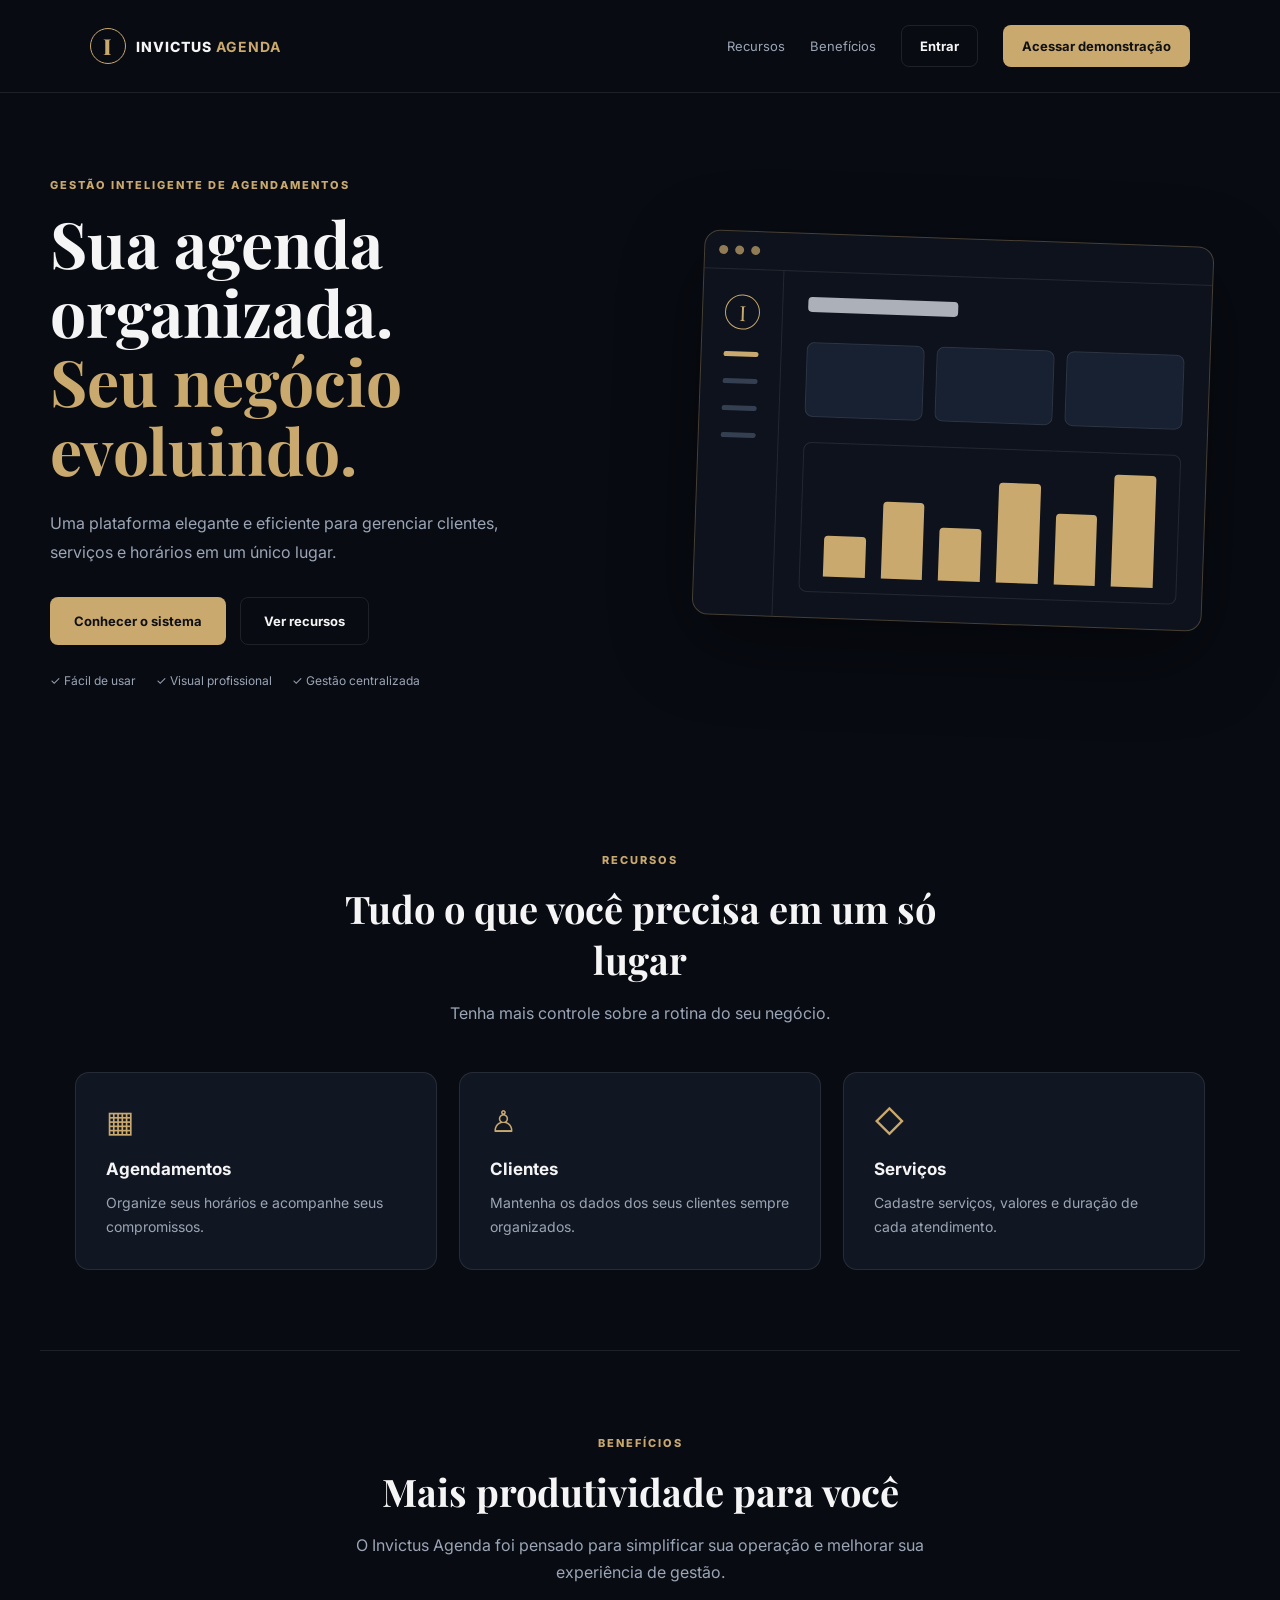
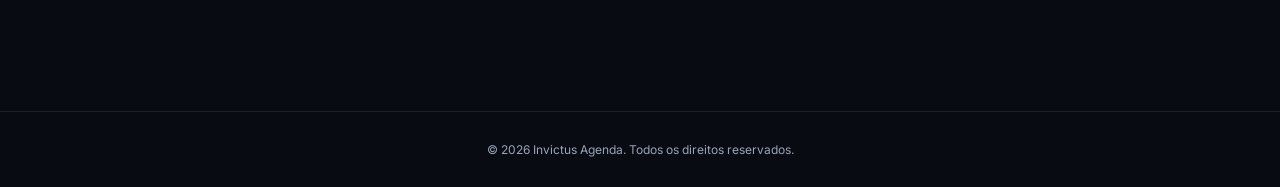
<file: index.html>
<!DOCTYPE html>
<html lang="pt-BR">
<head>
    <meta charset="UTF-8">
    <meta name="viewport" content="width=device-width, initial-scale=1.0">
    <title>Invictus Agenda</title>
    <link rel="stylesheet" href="assets/css/style.css">
</head>
<body class="landing-page">

    <header class="landing-header">
        <a href="index.html" class="brand">
            <span class="brand-symbol">I</span>
            <span>INVICTUS <strong>AGENDA</strong></span>
        </a>

        <nav class="landing-nav">
            <a href="#recursos">Recursos</a>
            <a href="#beneficios">Benefícios</a>
            <a href="pages/login.html" class="btn btn-outline">Entrar</a>
            <a href="pages/dashboard.html" class="btn btn-gold">Acessar demonstração</a>
        </nav>
    </header>

    <main>
        <section class="hero-section">
            <div class="hero-content">
                <span class="eyebrow">GESTÃO INTELIGENTE DE AGENDAMENTOS</span>

                <h1>
                    Sua agenda organizada.
                    <span>Seu negócio evoluindo.</span>
                </h1>

                <p>
                    Uma plataforma elegante e eficiente para gerenciar
                    clientes, serviços e horários em um único lugar.
                </p>

                <div class="hero-actions">
                    <a href="pages/dashboard.html" class="btn btn-gold btn-large">
                        Conhecer o sistema
                    </a>

                    <a href="#recursos" class="btn btn-outline btn-large">
                        Ver recursos
                    </a>
                </div>

                <div class="hero-details">
                    <span>✓ Fácil de usar</span>
                    <span>✓ Visual profissional</span>
                    <span>✓ Gestão centralizada</span>
                </div>
            </div>

            <div class="hero-visual">
                <div class="dashboard-preview">
                    <div class="preview-top">
                        <span class="preview-dot"></span>
                        <span class="preview-dot"></span>
                        <span class="preview-dot"></span>
                    </div>

                    <div class="preview-content">
                        <div class="preview-sidebar">
                            <div class="preview-logo">I</div>
                            <span class="preview-line active"></span>
                            <span class="preview-line"></span>
                            <span class="preview-line"></span>
                            <span class="preview-line"></span>
                        </div>

                        <div class="preview-main">
                            <div class="preview-heading"></div>

                            <div class="preview-cards">
                                <div></div>
                                <div></div>
                                <div></div>
                            </div>

                            <div class="preview-chart">
                                <span></span>
                                <span></span>
                                <span></span>
                                <span></span>
                                <span></span>
                                <span></span>
                            </div>
                        </div>
                    </div>
                </div>
            </div>
        </section>

        <section id="recursos" class="section-block">
            <div class="section-heading">
                <span class="eyebrow">RECURSOS</span>
                <h2>Tudo o que você precisa em um só lugar</h2>
                <p>Tenha mais controle sobre a rotina do seu negócio.</p>
            </div>

            <div class="feature-grid">
                <article class="feature-card">
                    <div class="feature-icon">▦</div>
                    <h3>Agendamentos</h3>
                    <p>Organize seus horários e acompanhe seus compromissos.</p>
                </article>

                <article class="feature-card">
                    <div class="feature-icon">♙</div>
                    <h3>Clientes</h3>
                    <p>Mantenha os dados dos seus clientes sempre organizados.</p>
                </article>

                <article class="feature-card">
                    <div class="feature-icon">◇</div>
                    <h3>Serviços</h3>
                    <p>Cadastre serviços, valores e duração de cada atendimento.</p>
                </article>
            </div>
        </section>

        <section id="beneficios" class="section-block benefits-section">
            <div class="section-heading">
                <span class="eyebrow">BENEFÍCIOS</span>
                <h2>Mais produtividade para você</h2>
                <p>
                    O Invictus Agenda foi pensado para simplificar
                    sua operação e melhorar sua experiência de gestão.
                </p>
            </div>
        </section>
    </main>

    <footer class="landing-footer">
        <p>© 2026 Invictus Agenda. Todos os direitos reservados.</p>
    </footer>

    <script src="assets/js/script.js"></script>
</body>
</html>
</file>
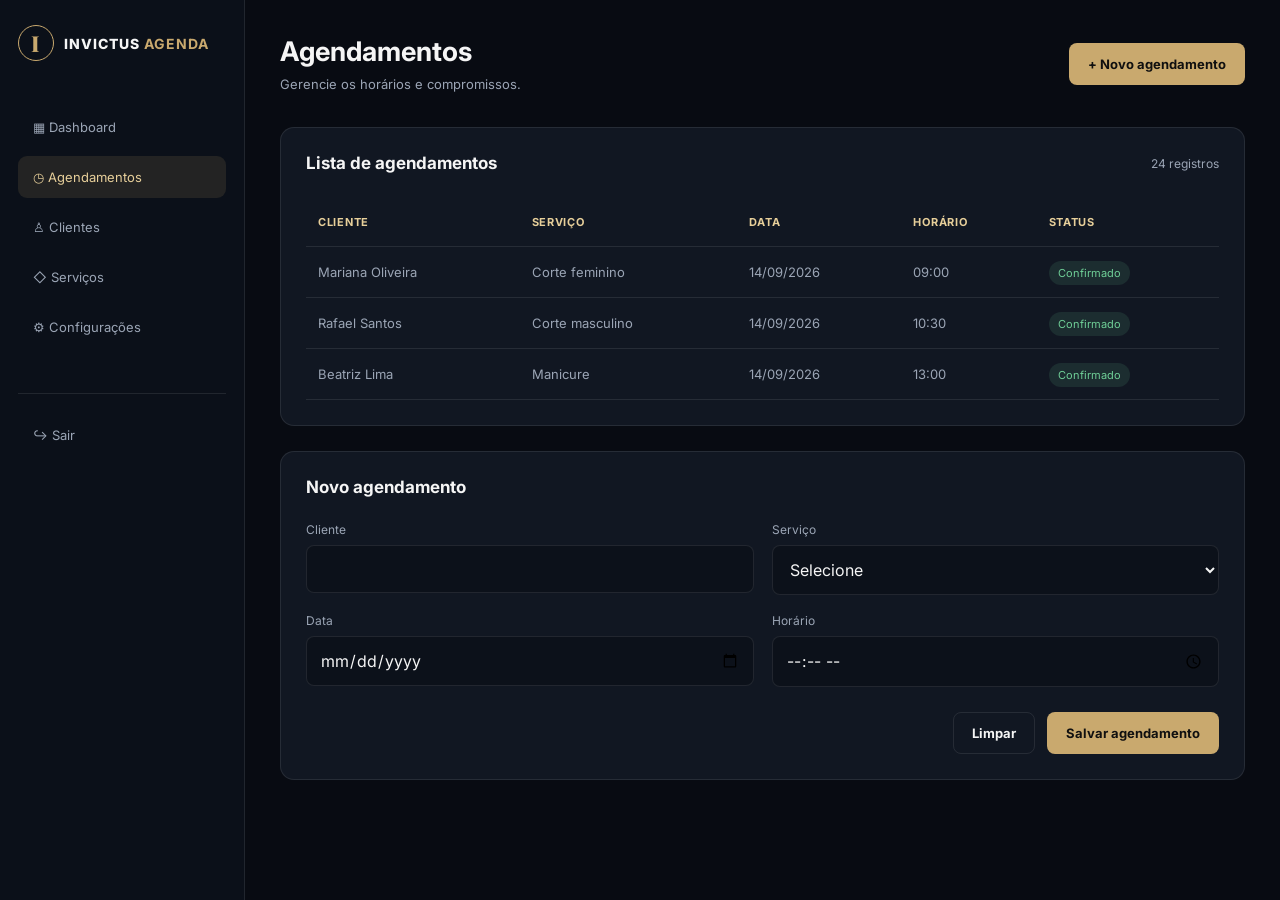
<file: pages/appointments.html>
<!DOCTYPE html>
<html lang="pt-BR">
<head>
    <meta charset="UTF-8">
    <meta name="viewport" content="width=device-width, initial-scale=1.0">
    <title>Agendamentos | Invictus Agenda</title>
    <link rel="stylesheet" href="../assets/css/style.css">
</head>
<body>

<div class="app-layout">
    <aside class="sidebar">
        <a href="dashboard.html" class="brand sidebar-brand">
            <span class="brand-symbol">I</span>
            <span>INVICTUS <strong>AGENDA</strong></span>
        </a>

        <nav class="sidebar-nav">
            <a href="dashboard.html">▦ Dashboard</a>
            <a href="appointments.html" class="active">◷ Agendamentos</a>
            <a href="clients.html">♙ Clientes</a>
            <a href="services.html">◇ Serviços</a>
            <a href="settings.html">⚙ Configurações</a>
        </nav>

        <div class="sidebar-bottom">
            <nav class="sidebar-nav">
                <a href="login.html">↪ Sair</a>
            </nav>
        </div>
    </aside>

    <main class="main-content">
        <header class="topbar">
            <div class="page-title">
                <h1>Agendamentos</h1>
                <p>Gerencie os horários e compromissos.</p>
            </div>

            <a href="#novo-agendamento" class="btn btn-gold">+ Novo agendamento</a>
        </header>

        <section class="table-card">
            <div class="panel-header">
                <h2>Lista de agendamentos</h2>
                <span>24 registros</span>
            </div>

            <div class="table-wrapper">
                <table class="data-table">
                    <thead>
                        <tr>
                            <th>Cliente</th>
                            <th>Serviço</th>
                            <th>Data</th>
                            <th>Horário</th>
                            <th>Status</th>
                        </tr>
                    </thead>

                    <tbody>
                        <tr>
                            <td>Mariana Oliveira</td>
                            <td>Corte feminino</td>
                            <td>14/09/2026</td>
                            <td>09:00</td>
                            <td><span class="status">Confirmado</span></td>
                        </tr>

                        <tr>
                            <td>Rafael Santos</td>
                            <td>Corte masculino</td>
                            <td>14/09/2026</td>
                            <td>10:30</td>
                            <td><span class="status">Confirmado</span></td>
                        </tr>

                        <tr>
                            <td>Beatriz Lima</td>
                            <td>Manicure</td>
                            <td>14/09/2026</td>
                            <td>13:00</td>
                            <td><span class="status">Confirmado</span></td>
                        </tr>
                    </tbody>
                </table>
            </div>
        </section>

        <section id="novo-agendamento" class="form-card" style="margin-top: 25px;">
            <div class="panel-header">
                <h2>Novo agendamento</h2>
            </div>

            <form id="appointmentForm">
                <div class="form-grid">
                    <div class="form-group">
                        <label for="client">Cliente</label>
                        <input id="client" type="text" required>
                    </div>

                    <div class="form-group">
                        <label for="service">Serviço</label>
                        <select id="service" required>
                            <option value="">Selecione</option>
                            <option>Corte masculino</option>
                            <option>Corte feminino</option>
                            <option>Manicure</option>
                            <option>Barba</option>
                        </select>
                    </div>

                    <div class="form-group">
                        <label for="date">Data</label>
                        <input id="date" type="date" required>
                    </div>

                    <div class="form-group">
                        <label for="time">Horário</label>
                        <input id="time" type="time" required>
                    </div>
                </div>

                <div class="form-actions">
                    <button type="reset" class="btn btn-outline">Limpar</button>
                    <button type="submit" class="btn btn-gold">Salvar agendamento</button>
                </div>
            </form>
        </section>
    </main>
</div>

<script src="../assets/js/script.js"></script>
</body>
</html>
</file>
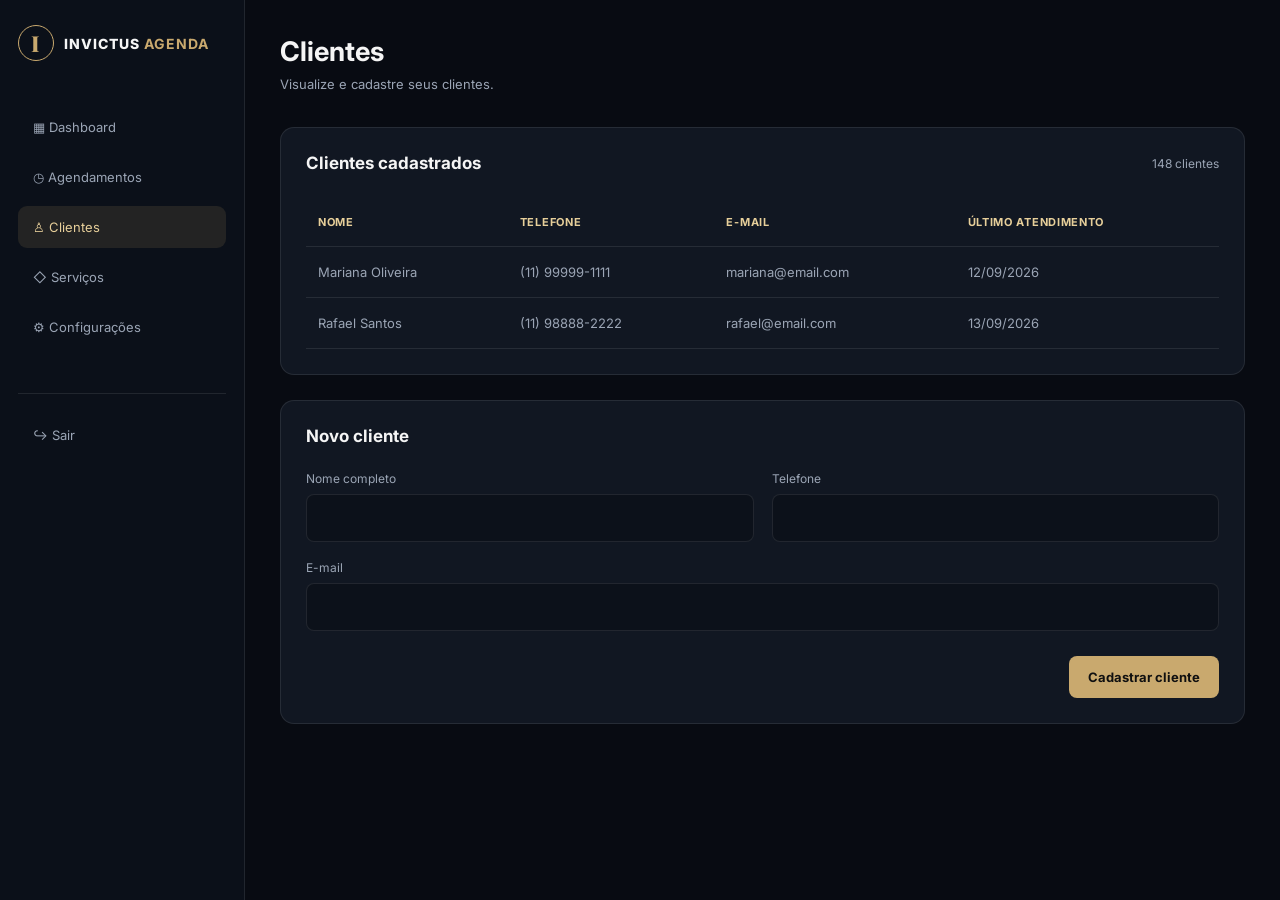
<file: pages/clients.html>
<!DOCTYPE html>
<html lang="pt-BR">
<head>
    <meta charset="UTF-8">
    <meta name="viewport" content="width=device-width, initial-scale=1.0">
    <title>Clientes | Invictus Agenda</title>
    <link rel="stylesheet" href="../assets/css/style.css">
</head>
<body>

<div class="app-layout">
    <aside class="sidebar">
        <a href="dashboard.html" class="brand sidebar-brand">
            <span class="brand-symbol">I</span>
            <span>INVICTUS <strong>AGENDA</strong></span>
        </a>

        <nav class="sidebar-nav">
            <a href="dashboard.html">▦ Dashboard</a>
            <a href="appointments.html">◷ Agendamentos</a>
            <a href="clients.html" class="active">♙ Clientes</a>
            <a href="services.html">◇ Serviços</a>
            <a href="settings.html">⚙ Configurações</a>
        </nav>

        <div class="sidebar-bottom">
            <nav class="sidebar-nav">
                <a href="login.html">↪ Sair</a>
            </nav>
        </div>
    </aside>

    <main class="main-content">
        <header class="topbar">
            <div class="page-title">
                <h1>Clientes</h1>
                <p>Visualize e cadastre seus clientes.</p>
            </div>
        </header>

        <section class="table-card">
            <div class="panel-header">
                <h2>Clientes cadastrados</h2>
                <span>148 clientes</span>
            </div>

            <div class="table-wrapper">
                <table class="data-table">
                    <thead>
                        <tr>
                            <th>Nome</th>
                            <th>Telefone</th>
                            <th>E-mail</th>
                            <th>Último atendimento</th>
                        </tr>
                    </thead>

                    <tbody>
                        <tr>
                            <td>Mariana Oliveira</td>
                            <td>(11) 99999-1111</td>
                            <td>mariana@email.com</td>
                            <td>12/09/2026</td>
                        </tr>

                        <tr>
                            <td>Rafael Santos</td>
                            <td>(11) 98888-2222</td>
                            <td>rafael@email.com</td>
                            <td>13/09/2026</td>
                        </tr>
                    </tbody>
                </table>
            </div>
        </section>

        <section class="form-card" style="margin-top: 25px;">
            <div class="panel-header">
                <h2>Novo cliente</h2>
            </div>

            <form id="clientForm">
                <div class="form-grid">
                    <div class="form-group">
                        <label for="name">Nome completo</label>
                        <input id="name" type="text" required>
                    </div>

                    <div class="form-group">
                        <label for="phone">Telefone</label>
                        <input id="phone" type="tel" required>
                    </div>

                    <div class="form-group full">
                        <label for="email">E-mail</label>
                        <input id="email" type="email">
                    </div>
                </div>

                <div class="form-actions">
                    <button type="submit" class="btn btn-gold">Cadastrar cliente</button>
                </div>
            </form>
        </section>
    </main>
</div>

<script src="../assets/js/script.js"></script>
</body>
</html>
</file>
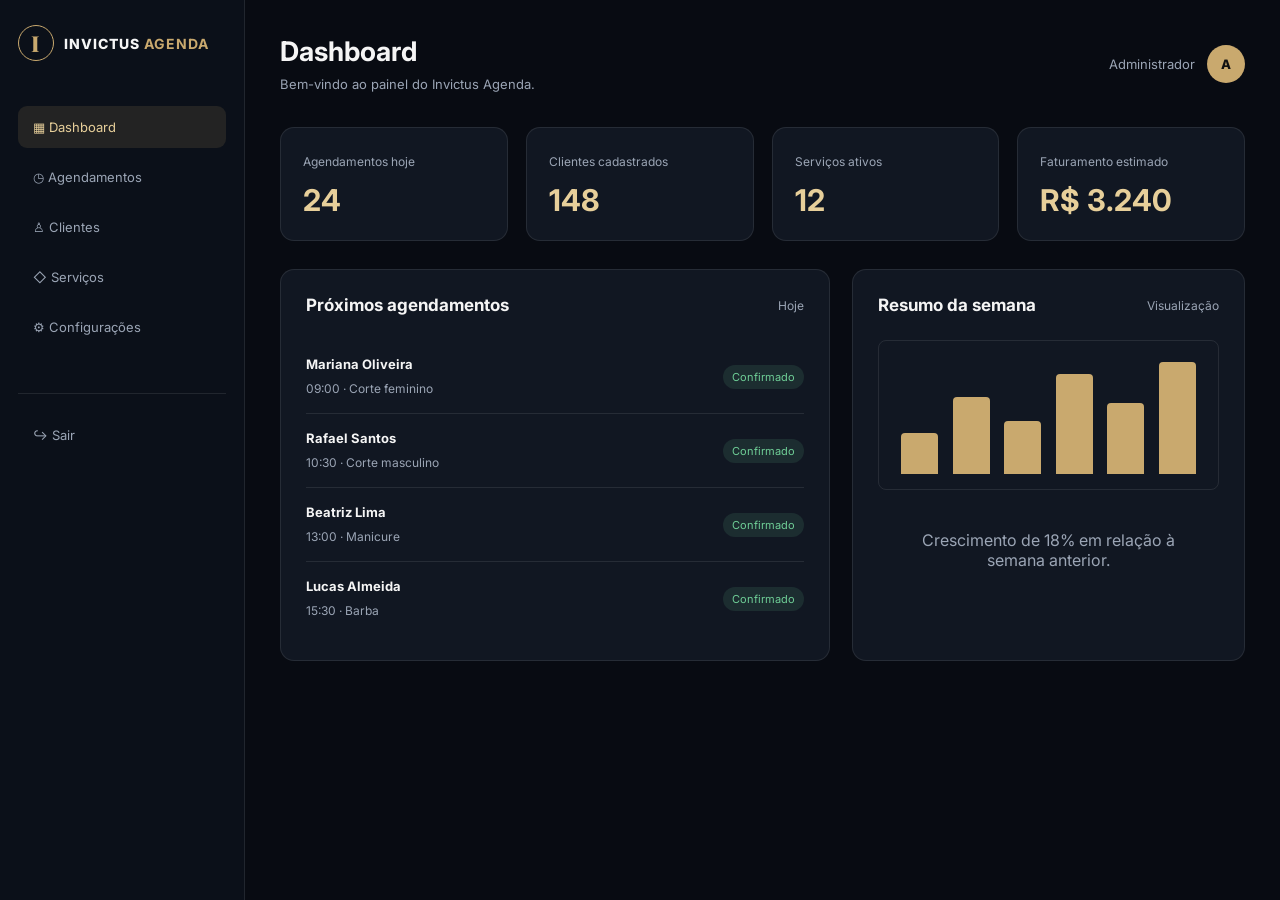
<file: pages/dashboard.html>
<!DOCTYPE html>
<html lang="pt-BR">
<head>
    <meta charset="UTF-8">
    <meta name="viewport" content="width=device-width, initial-scale=1.0">
    <title>Dashboard | Invictus Agenda</title>
    <link rel="stylesheet" href="../assets/css/style.css">
</head>
<body>

<div class="app-layout">
    <aside class="sidebar">
        <a href="dashboard.html" class="brand sidebar-brand">
            <span class="brand-symbol">I</span>
            <span>INVICTUS <strong>AGENDA</strong></span>
        </a>

        <nav class="sidebar-nav">
            <a href="dashboard.html" class="active">▦ Dashboard</a>
            <a href="appointments.html">◷ Agendamentos</a>
            <a href="clients.html">♙ Clientes</a>
            <a href="services.html">◇ Serviços</a>
            <a href="settings.html">⚙ Configurações</a>
        </nav>

        <div class="sidebar-bottom">
            <nav class="sidebar-nav">
                <a href="login.html">↪ Sair</a>
            </nav>
        </div>
    </aside>

    <main class="main-content">
        <header class="topbar">
            <div class="page-title">
                <h1>Dashboard</h1>
                <p>Bem-vindo ao painel do Invictus Agenda.</p>
            </div>

            <div class="user-badge">
                <span>Administrador</span>
                <span class="avatar">A</span>
            </div>
        </header>

        <section class="stats-grid">
            <article class="stat-card">
                <span>Agendamentos hoje</span>
                <strong>24</strong>
            </article>

            <article class="stat-card">
                <span>Clientes cadastrados</span>
                <strong>148</strong>
            </article>

            <article class="stat-card">
                <span>Serviços ativos</span>
                <strong>12</strong>
            </article>

            <article class="stat-card">
                <span>Faturamento estimado</span>
                <strong>R$ 3.240</strong>
            </article>
        </section>

        <section class="content-grid">
            <div class="panel">
                <div class="panel-header">
                    <h2>Próximos agendamentos</h2>
                    <span>Hoje</span>
                </div>

                <div class="appointment-item">
                    <div>
                        <strong>Mariana Oliveira</strong>
                        <small>09:00 · Corte feminino</small>
                    </div>
                    <span class="status">Confirmado</span>
                </div>

                <div class="appointment-item">
                    <div>
                        <strong>Rafael Santos</strong>
                        <small>10:30 · Corte masculino</small>
                    </div>
                    <span class="status">Confirmado</span>
                </div>

                <div class="appointment-item">
                    <div>
                        <strong>Beatriz Lima</strong>
                        <small>13:00 · Manicure</small>
                    </div>
                    <span class="status">Confirmado</span>
                </div>

                <div class="appointment-item">
                    <div>
                        <strong>Lucas Almeida</strong>
                        <small>15:30 · Barba</small>
                    </div>
                    <span class="status">Confirmado</span>
                </div>
            </div>

            <div class="panel">
                <div class="panel-header">
                    <h2>Resumo da semana</h2>
                    <span>Visualização</span>
                </div>

                <div class="preview-chart">
                    <span></span>
                    <span></span>
                    <span></span>
                    <span></span>
                    <span></span>
                    <span></span>
                </div>

                <div class="empty-state">
                    Crescimento de 18% em relação à semana anterior.
                </div>
            </div>
        </section>
    </main>
</div>

<script src="../assets/js/script.js"></script>
</body>
</html>
</file>
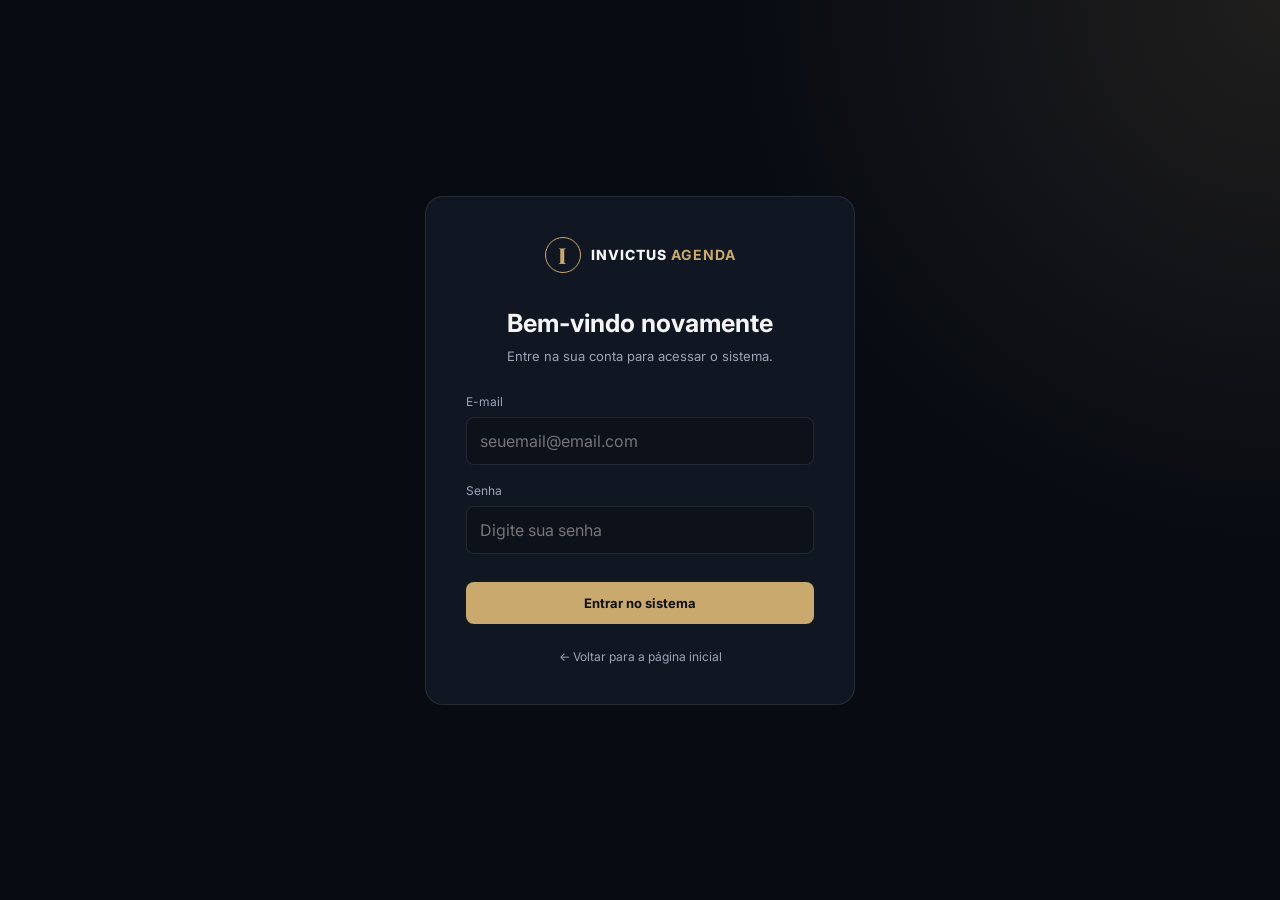
<file: pages/login.html>
<!DOCTYPE html>
<html lang="pt-BR">
<head>
    <meta charset="UTF-8">
    <meta name="viewport" content="width=device-width, initial-scale=1.0">
    <title>Login | Invictus Agenda</title>
    <link rel="stylesheet" href="../assets/css/style.css">
</head>
<body class="login-page">

    <section class="login-card">
        <a href="../index.html" class="brand">
            <span class="brand-symbol">I</span>
            <span>INVICTUS <strong>AGENDA</strong></span>
        </a>

        <h1>Bem-vindo novamente</h1>
        <p>Entre na sua conta para acessar o sistema.</p>

        <form id="loginForm">
            <div class="form-group">
                <label for="email">E-mail</label>
                <input id="email" type="email" placeholder="seuemail@email.com" required>
            </div>

            <div class="form-group">
                <label for="password">Senha</label>
                <input id="password" type="password" placeholder="Digite sua senha" required>
            </div>

            <button type="submit" class="btn btn-gold">Entrar no sistema</button>
        </form>

        <a href="../index.html" class="login-back">← Voltar para a página inicial</a>
    </section>

    <script src="../assets/js/script.js"></script>
</body>
</html>
</file>
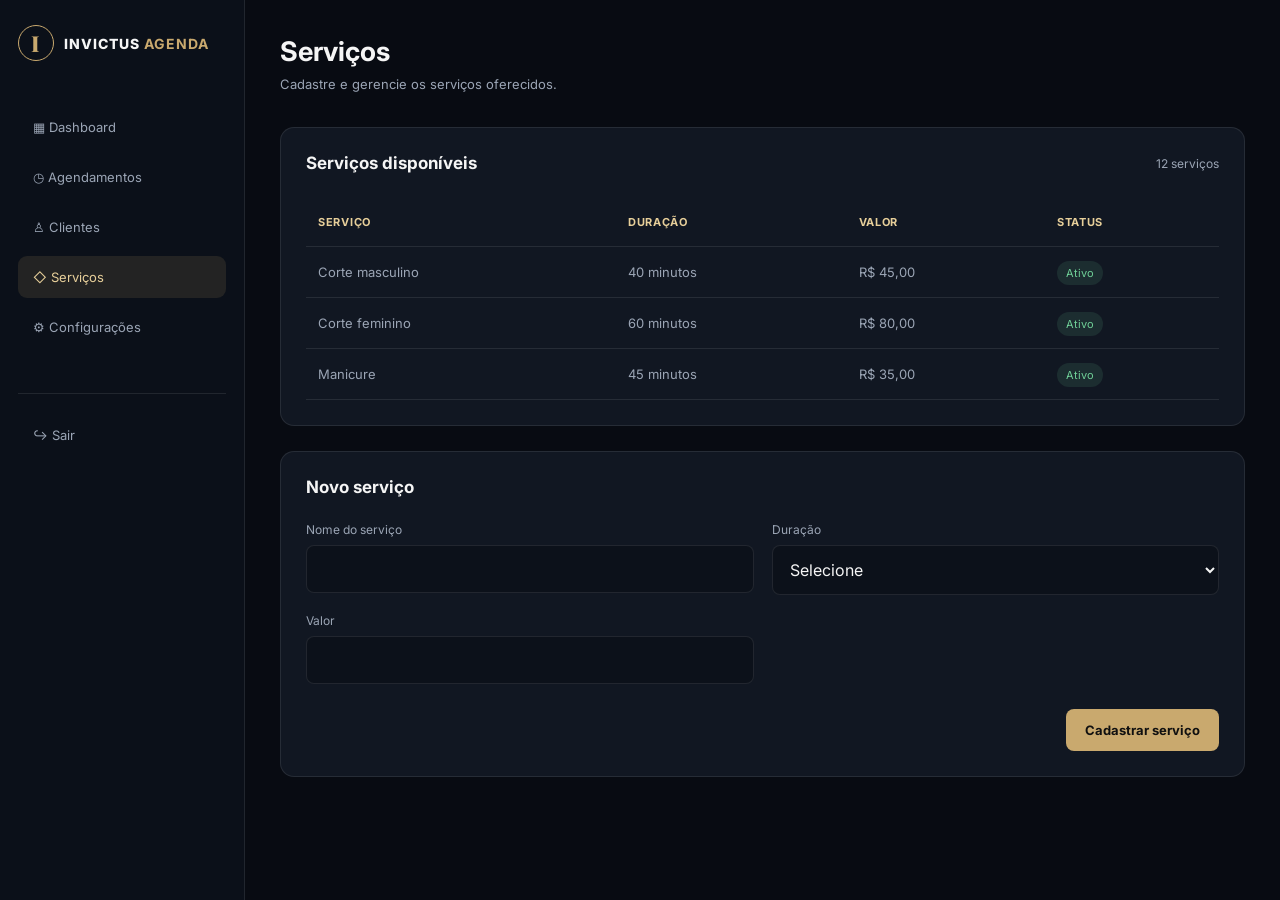
<file: pages/services.html>
<!DOCTYPE html>
<html lang="pt-BR">
<head>
    <meta charset="UTF-8">
    <meta name="viewport" content="width=device-width, initial-scale=1.0">
    <title>Serviços | Invictus Agenda</title>
    <link rel="stylesheet" href="../assets/css/style.css">
</head>
<body>

<div class="app-layout">
    <aside class="sidebar">
        <a href="dashboard.html" class="brand sidebar-brand">
            <span class="brand-symbol">I</span>
            <span>INVICTUS <strong>AGENDA</strong></span>
        </a>

        <nav class="sidebar-nav">
            <a href="dashboard.html">▦ Dashboard</a>
            <a href="appointments.html">◷ Agendamentos</a>
            <a href="clients.html">♙ Clientes</a>
            <a href="services.html" class="active">◇ Serviços</a>
            <a href="settings.html">⚙ Configurações</a>
        </nav>

        <div class="sidebar-bottom">
            <nav class="sidebar-nav">
                <a href="login.html">↪ Sair</a>
            </nav>
        </div>
    </aside>

    <main class="main-content">
        <header class="topbar">
            <div class="page-title">
                <h1>Serviços</h1>
                <p>Cadastre e gerencie os serviços oferecidos.</p>
            </div>
        </header>

        <section class="table-card">
            <div class="panel-header">
                <h2>Serviços disponíveis</h2>
                <span>12 serviços</span>
            </div>

            <div class="table-wrapper">
                <table class="data-table">
                    <thead>
                        <tr>
                            <th>Serviço</th>
                            <th>Duração</th>
                            <th>Valor</th>
                            <th>Status</th>
                        </tr>
                    </thead>

                    <tbody>
                        <tr>
                            <td>Corte masculino</td>
                            <td>40 minutos</td>
                            <td>R$ 45,00</td>
                            <td><span class="status">Ativo</span></td>
                        </tr>

                        <tr>
                            <td>Corte feminino</td>
                            <td>60 minutos</td>
                            <td>R$ 80,00</td>
                            <td><span class="status">Ativo</span></td>
                        </tr>

                        <tr>
                            <td>Manicure</td>
                            <td>45 minutos</td>
                            <td>R$ 35,00</td>
                            <td><span class="status">Ativo</span></td>
                        </tr>
                    </tbody>
                </table>
            </div>
        </section>

        <section class="form-card" style="margin-top: 25px;">
            <div class="panel-header">
                <h2>Novo serviço</h2>
            </div>

            <form id="serviceForm">
                <div class="form-grid">
                    <div class="form-group">
                        <label for="serviceName">Nome do serviço</label>
                        <input id="serviceName" type="text" required>
                    </div>

                    <div class="form-group">
                        <label for="duration">Duração</label>
                        <select id="duration" required>
                            <option value="">Selecione</option>
                            <option>30 minutos</option>
                            <option>45 minutos</option>
                            <option>60 minutos</option>
                            <option>90 minutos</option>
                        </select>
                    </div>

                    <div class="form-group">
                        <label for="price">Valor</label>
                        <input id="price" type="number" step="0.01" required>
                    </div>
                </div>

                <div class="form-actions">
                    <button type="submit" class="btn btn-gold">Cadastrar serviço</button>
                </div>
            </form>
        </section>
    </main>
</div>

<script src="../assets/js/script.js"></script>
</body>
</html>
</file>
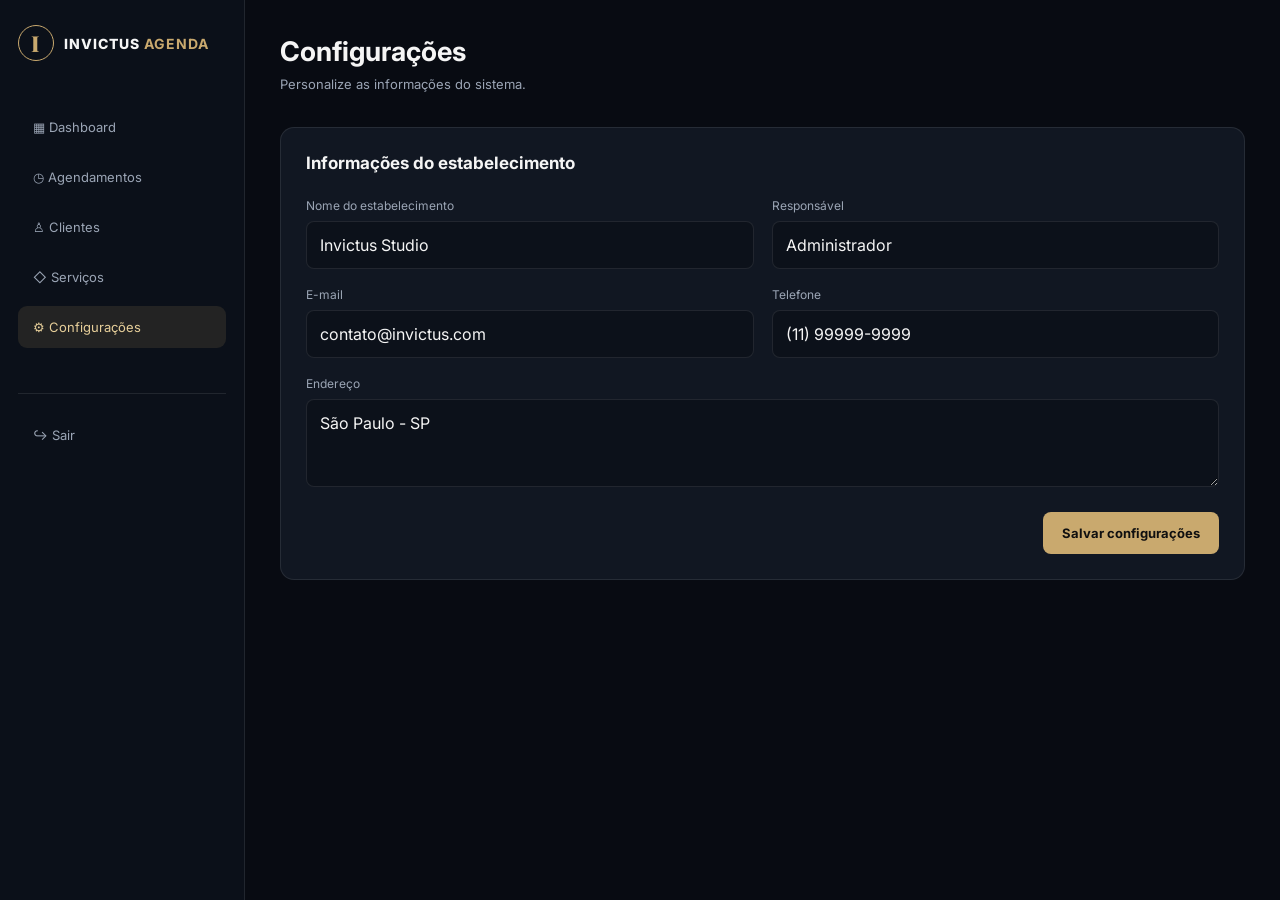
<file: pages/settings.html>
<!DOCTYPE html>
<html lang="pt-BR">
<head>
    <meta charset="UTF-8">
    <meta name="viewport" content="width=device-width, initial-scale=1.0">
    <title>Configurações | Invictus Agenda</title>
    <link rel="stylesheet" href="../assets/css/style.css">
</head>
<body>

<div class="app-layout">
    <aside class="sidebar">
        <a href="dashboard.html" class="brand sidebar-brand">
            <span class="brand-symbol">I</span>
            <span>INVICTUS <strong>AGENDA</strong></span>
        </a>

        <nav class="sidebar-nav">
            <a href="dashboard.html">▦ Dashboard</a>
            <a href="appointments.html">◷ Agendamentos</a>
            <a href="clients.html">♙ Clientes</a>
            <a href="services.html">◇ Serviços</a>
            <a href="settings.html" class="active">⚙ Configurações</a>
        </nav>

        <div class="sidebar-bottom">
            <nav class="sidebar-nav">
                <a href="login.html">↪ Sair</a>
            </nav>
        </div>
    </aside>

    <main class="main-content">
        <header class="topbar">
            <div class="page-title">
                <h1>Configurações</h1>
                <p>Personalize as informações do sistema.</p>
            </div>
        </header>

        <section class="form-card">
            <div class="panel-header">
                <h2>Informações do estabelecimento</h2>
            </div>

            <form id="settingsForm">
                <div class="form-grid">
                    <div class="form-group">
                        <label for="company">Nome do estabelecimento</label>
                        <input id="company" type="text" value="Invictus Studio" required>
                    </div>

                    <div class="form-group">
                        <label for="owner">Responsável</label>
                        <input id="owner" type="text" value="Administrador" required>
                    </div>

                    <div class="form-group">
                        <label for="businessEmail">E-mail</label>
                        <input id="businessEmail" type="email" value="contato@invictus.com">
                    </div>

                    <div class="form-group">
                        <label for="businessPhone">Telefone</label>
                        <input id="businessPhone" type="tel" value="(11) 99999-9999">
                    </div>

                    <div class="form-group full">
                        <label for="address">Endereço</label>
                        <textarea id="address" rows="3">São Paulo - SP</textarea>
                    </div>
                </div>

                <div class="form-actions">
                    <button type="submit" class="btn btn-gold">Salvar configurações</button>
                </div>
            </form>
        </section>
    </main>
</div>

<script src="../assets/js/script.js"></script>
</body>
</html>
</file>
<file: assets/css/style.css>
@import url('https://fonts.googleapis.com/css2?family=Inter:wght@400;500;600;700;800&family=Playfair+Display:wght@600;700&display=swap');

:root {
    --background: #080b12;
    --surface: #111722;
    --surface-light: #182131;
    --border: rgba(255, 255, 255, 0.09);
    --text: #f5f5f5;
    --muted: #9ba5b5;
    --gold: #c9a96e;
    --gold-light: #e7cf9a;
    --danger: #e66c6c;
    --success: #6fcf97;
    --radius: 14px;
}

* {
    margin: 0;
    padding: 0;
    box-sizing: border-box;
}

html {
    scroll-behavior: smooth;
}

body {
    min-height: 100vh;
    background: var(--background);
    color: var(--text);
    font-family: 'Inter', sans-serif;
}

a {
    color: inherit;
    text-decoration: none;
}

button,
input,
select,
textarea {
    font: inherit;
}

button,
.btn {
    cursor: pointer;
}

.btn {
    display: inline-flex;
    align-items: center;
    justify-content: center;
    gap: 8px;
    border: 1px solid transparent;
    border-radius: 8px;
    padding: 12px 18px;
    font-size: 13px;
    font-weight: 700;
    transition: 0.25s ease;
}

.btn-gold {
    background: var(--gold);
    color: #101010;
}

.btn-gold:hover {
    background: var(--gold-light);
    transform: translateY(-2px);
}

.btn-outline {
    border-color: var(--border);
    color: var(--text);
    background: transparent;
}

.btn-outline:hover {
    border-color: var(--gold);
    color: var(--gold-light);
}

.btn-large {
    padding: 15px 23px;
}

.eyebrow {
    display: inline-block;
    margin-bottom: 16px;
    color: var(--gold);
    font-size: 11px;
    font-weight: 800;
    letter-spacing: 2px;
}

.brand {
    display: flex;
    align-items: center;
    gap: 10px;
    font-size: 14px;
    font-weight: 800;
    letter-spacing: 1px;
}

.brand strong {
    color: var(--gold);
}

.brand-symbol {
    display: grid;
    width: 36px;
    height: 36px;
    place-items: center;
    border: 1px solid var(--gold);
    border-radius: 50%;
    color: var(--gold);
    font-family: 'Playfair Display', serif;
    font-size: 22px;
}

.landing-header {
    display: flex;
    align-items: center;
    justify-content: space-between;
    gap: 25px;
    padding: 25px 7%;
    border-bottom: 1px solid var(--border);
}

.landing-nav {
    display: flex;
    align-items: center;
    gap: 25px;
    font-size: 13px;
    color: var(--muted);
}

.landing-nav a:hover {
    color: var(--gold-light);
}

.hero-section {
    display: grid;
    grid-template-columns: 1fr 1fr;
    align-items: center;
    gap: 70px;
    max-width: 1250px;
    min-height: 650px;
    margin: auto;
    padding: 80px 35px;
}

.hero-content h1 {
    max-width: 650px;
    margin-bottom: 25px;
    font-family: 'Playfair Display', serif;
    font-size: clamp(40px, 5vw, 68px);
    line-height: 1.08;
}

.hero-content h1 span {
    display: block;
    color: var(--gold);
}

.hero-content p {
    max-width: 500px;
    margin-bottom: 30px;
    color: var(--muted);
    font-size: 16px;
    line-height: 1.8;
}

.hero-actions {
    display: flex;
    flex-wrap: wrap;
    gap: 14px;
}

.hero-details {
    display: flex;
    flex-wrap: wrap;
    gap: 20px;
    margin-top: 28px;
    color: var(--muted);
    font-size: 12px;
}

.hero-visual {
    display: flex;
    justify-content: center;
}

.dashboard-preview {
    width: 100%;
    max-width: 510px;
    overflow: hidden;
    border: 1px solid rgba(201, 169, 110, 0.3);
    border-radius: 16px;
    background: #0d121c;
    box-shadow: 0 25px 80px rgba(0, 0, 0, 0.4);
    transform: rotate(2deg);
}

.preview-top {
    display: flex;
    gap: 7px;
    padding: 14px;
    border-bottom: 1px solid var(--border);
}

.preview-dot {
    width: 9px;
    height: 9px;
    border-radius: 50%;
    background: var(--gold);
    opacity: 0.7;
}

.preview-content {
    display: flex;
    min-height: 320px;
}

.preview-sidebar {
    display: flex;
    width: 80px;
    flex-direction: column;
    align-items: center;
    gap: 22px;
    padding: 25px 12px;
    border-right: 1px solid var(--border);
}

.preview-logo {
    display: grid;
    width: 35px;
    height: 35px;
    place-items: center;
    border: 1px solid var(--gold);
    border-radius: 50%;
    color: var(--gold);
    font-family: 'Playfair Display', serif;
    font-size: 21px;
}

.preview-line {
    width: 35px;
    height: 5px;
    border-radius: 5px;
    background: #344052;
}

.preview-line.active {
    background: var(--gold);
}

.preview-main {
    flex: 1;
    padding: 25px;
}

.preview-heading {
    width: 150px;
    height: 15px;
    margin-bottom: 30px;
    border-radius: 4px;
    background: #d4d8df;
    opacity: 0.8;
}

.preview-cards {
    display: grid;
    grid-template-columns: repeat(3, 1fr);
    gap: 12px;
    margin-bottom: 25px;
}

.preview-cards div {
    height: 75px;
    border: 1px solid var(--border);
    border-radius: 8px;
    background: #182131;
}

.preview-chart {
    display: flex;
    align-items: end;
    justify-content: space-around;
    height: 150px;
    padding: 15px;
    border: 1px solid var(--border);
    border-radius: 8px;
}

.preview-chart span {
    width: 12%;
    border-radius: 4px 4px 0 0;
    background: var(--gold);
}

.preview-chart span:nth-child(1) { height: 35%; }
.preview-chart span:nth-child(2) { height: 65%; }
.preview-chart span:nth-child(3) { height: 45%; }
.preview-chart span:nth-child(4) { height: 85%; }
.preview-chart span:nth-child(5) { height: 60%; }
.preview-chart span:nth-child(6) { height: 95%; }

.section-block {
    max-width: 1200px;
    margin: auto;
    padding: 80px 35px;
}

.section-heading {
    max-width: 650px;
    margin: 0 auto 45px;
    text-align: center;
}

.section-heading h2 {
    margin-bottom: 15px;
    font-family: 'Playfair Display', serif;
    font-size: 38px;
}

.section-heading p {
    color: var(--muted);
    line-height: 1.7;
}

.feature-grid {
    display: grid;
    grid-template-columns: repeat(3, 1fr);
    gap: 22px;
}

.feature-card {
    padding: 30px;
    border: 1px solid var(--border);
    border-radius: var(--radius);
    background: var(--surface);
}

.feature-icon {
    margin-bottom: 20px;
    color: var(--gold);
    font-size: 30px;
}

.feature-card h3 {
    margin-bottom: 12px;
    font-size: 17px;
}

.feature-card p {
    color: var(--muted);
    font-size: 14px;
    line-height: 1.7;
}

.benefits-section {
    border-top: 1px solid var(--border);
}

.landing-footer {
    padding: 30px;
    border-top: 1px solid var(--border);
    color: var(--muted);
    text-align: center;
    font-size: 12px;
}

/* Sistema interno */

.app-layout {
    display: flex;
    min-height: 100vh;
}

.sidebar {
    width: 245px;
    flex-shrink: 0;
    padding: 25px 18px;
    border-right: 1px solid var(--border);
    background: #0b1019;
}

.sidebar-brand {
    margin-bottom: 45px;
}

.sidebar-nav {
    display: flex;
    flex-direction: column;
    gap: 8px;
}

.sidebar-nav a {
    display: flex;
    align-items: center;
    gap: 13px;
    padding: 13px 15px;
    border-radius: 9px;
    color: var(--muted);
    font-size: 13px;
    transition: 0.2s ease;
}

.sidebar-nav a:hover,
.sidebar-nav a.active {
    background: rgba(201, 169, 110, 0.12);
    color: var(--gold-light);
}

.sidebar-bottom {
    margin-top: 45px;
    padding-top: 20px;
    border-top: 1px solid var(--border);
}

.main-content {
    min-width: 0;
    flex: 1;
    padding: 35px;
}

.topbar {
    display: flex;
    align-items: center;
    justify-content: space-between;
    gap: 20px;
    margin-bottom: 35px;
}

.page-title h1 {
    margin-bottom: 8px;
    font-size: 27px;
}

.page-title p {
    color: var(--muted);
    font-size: 13px;
}

.user-badge {
    display: flex;
    align-items: center;
    gap: 12px;
    color: var(--muted);
    font-size: 13px;
}

.avatar {
    display: grid;
    width: 38px;
    height: 38px;
    place-items: center;
    border-radius: 50%;
    background: var(--gold);
    color: #111;
    font-weight: 800;
}

.stats-grid {
    display: grid;
    grid-template-columns: repeat(4, 1fr);
    gap: 18px;
    margin-bottom: 28px;
}

.stat-card,
.panel,
.form-card,
.table-card {
    border: 1px solid var(--border);
    border-radius: var(--radius);
    background: var(--surface);
}

.stat-card {
    padding: 22px;
}

.stat-card span {
    color: var(--muted);
    font-size: 12px;
}

.stat-card strong {
    display: block;
    margin-top: 12px;
    color: var(--gold-light);
    font-size: 30px;
}

.content-grid {
    display: grid;
    grid-template-columns: 1.4fr 1fr;
    gap: 22px;
}

.panel,
.form-card,
.table-card {
    padding: 25px;
}

.panel-header {
    display: flex;
    align-items: center;
    justify-content: space-between;
    gap: 15px;
    margin-bottom: 25px;
}

.panel-header h2 {
    font-size: 17px;
}

.panel-header span {
    color: var(--muted);
    font-size: 12px;
}

.appointment-item {
    display: flex;
    align-items: center;
    justify-content: space-between;
    gap: 15px;
    padding: 16px 0;
    border-bottom: 1px solid var(--border);
}

.appointment-item:last-child {
    border-bottom: none;
}

.appointment-item strong {
    display: block;
    margin-bottom: 5px;
    font-size: 13px;
}

.appointment-item small {
    color: var(--muted);
    font-size: 12px;
}

.status {
    padding: 5px 9px;
    border-radius: 20px;
    background: rgba(111, 207, 151, 0.12);
    color: var(--success);
    font-size: 11px;
}

.table-wrapper {
    overflow-x: auto;
}

.data-table {
    width: 100%;
    border-collapse: collapse;
    font-size: 13px;
}

.data-table th,
.data-table td {
    padding: 17px 12px;
    border-bottom: 1px solid var(--border);
    text-align: left;
    white-space: nowrap;
}

.data-table th {
    color: var(--gold-light);
    font-size: 11px;
    text-transform: uppercase;
    letter-spacing: 0.7px;
}

.data-table td {
    color: var(--muted);
}

.form-grid {
    display: grid;
    grid-template-columns: repeat(2, 1fr);
    gap: 18px;
}

.form-group {
    display: flex;
    flex-direction: column;
    gap: 8px;
}

.form-group.full {
    grid-column: 1 / -1;
}

.form-group label {
    color: var(--muted);
    font-size: 12px;
}

.form-group input,
.form-group select,
.form-group textarea {
    width: 100%;
    padding: 13px;
    border: 1px solid var(--border);
    border-radius: 8px;
    outline: none;
    background: #0c111a;
    color: var(--text);
}

.form-group input:focus,
.form-group select:focus,
.form-group textarea:focus {
    border-color: var(--gold);
}

.form-actions {
    display: flex;
    justify-content: flex-end;
    gap: 12px;
    margin-top: 25px;
}

.empty-state {
    padding: 40px 20px;
    color: var(--muted);
    text-align: center;
}

/* Login */

.login-page {
    display: grid;
    min-height: 100vh;
    place-items: center;
    padding: 25px;
    background:
        radial-gradient(circle at top right, rgba(201, 169, 110, 0.12), transparent 35%),
        var(--background);
}

.login-card {
    width: 100%;
    max-width: 430px;
    padding: 40px;
    border: 1px solid var(--border);
    border-radius: 18px;
    background: var(--surface);
}

.login-card .brand {
    justify-content: center;
    margin-bottom: 35px;
}

.login-card h1 {
    margin-bottom: 10px;
    text-align: center;
    font-size: 25px;
}

.login-card > p {
    margin-bottom: 30px;
    color: var(--muted);
    text-align: center;
    font-size: 13px;
}

.login-card .form-group {
    margin-bottom: 18px;
}

.login-card .btn {
    width: 100%;
    margin-top: 10px;
}

.login-back {
    display: block;
    margin-top: 25px;
    color: var(--muted);
    text-align: center;
    font-size: 12px;
}

.login-back:hover {
    color: var(--gold);
}

@media (max-width: 950px) {
    .hero-section {
        grid-template-columns: 1fr;
        gap: 45px;
        text-align: center;
    }

    .hero-content p {
        margin-right: auto;
        margin-left: auto;
    }

    .hero-actions,
    .hero-details {
        justify-content: center;
    }

    .feature-grid,
    .stats-grid {
        grid-template-columns: repeat(2, 1fr);
    }

    .content-grid {
        grid-template-columns: 1fr;
    }
}

@media (max-width: 700px) {
    .landing-header {
        align-items: flex-start;
        flex-direction: column;
    }

    .landing-nav {
        flex-wrap: wrap;
        gap: 15px;
    }

    .hero-section,
    .section-block,
    .main-content {
        padding: 35px 20px;
    }

    .hero-content h1 {
        font-size: 42px;
    }

    .feature-grid,
    .stats-grid,
    .form-grid {
        grid-template-columns: 1fr;
    }

    .app-layout {
        display: block;
    }

    .sidebar {
        width: 100%;
        border-right: none;
        border-bottom: 1px solid var(--border);
    }

    .sidebar-brand {
        margin-bottom: 20px;
    }

    .sidebar-nav {
        display: grid;
        grid-template-columns: repeat(2, 1fr);
    }

    .sidebar-bottom {
        margin-top: 20px;
    }

    .topbar {
        align-items: flex-start;
        flex-direction: column;
    }

    .login-card {
        padding: 28px 22px;
    }
}
</file>
